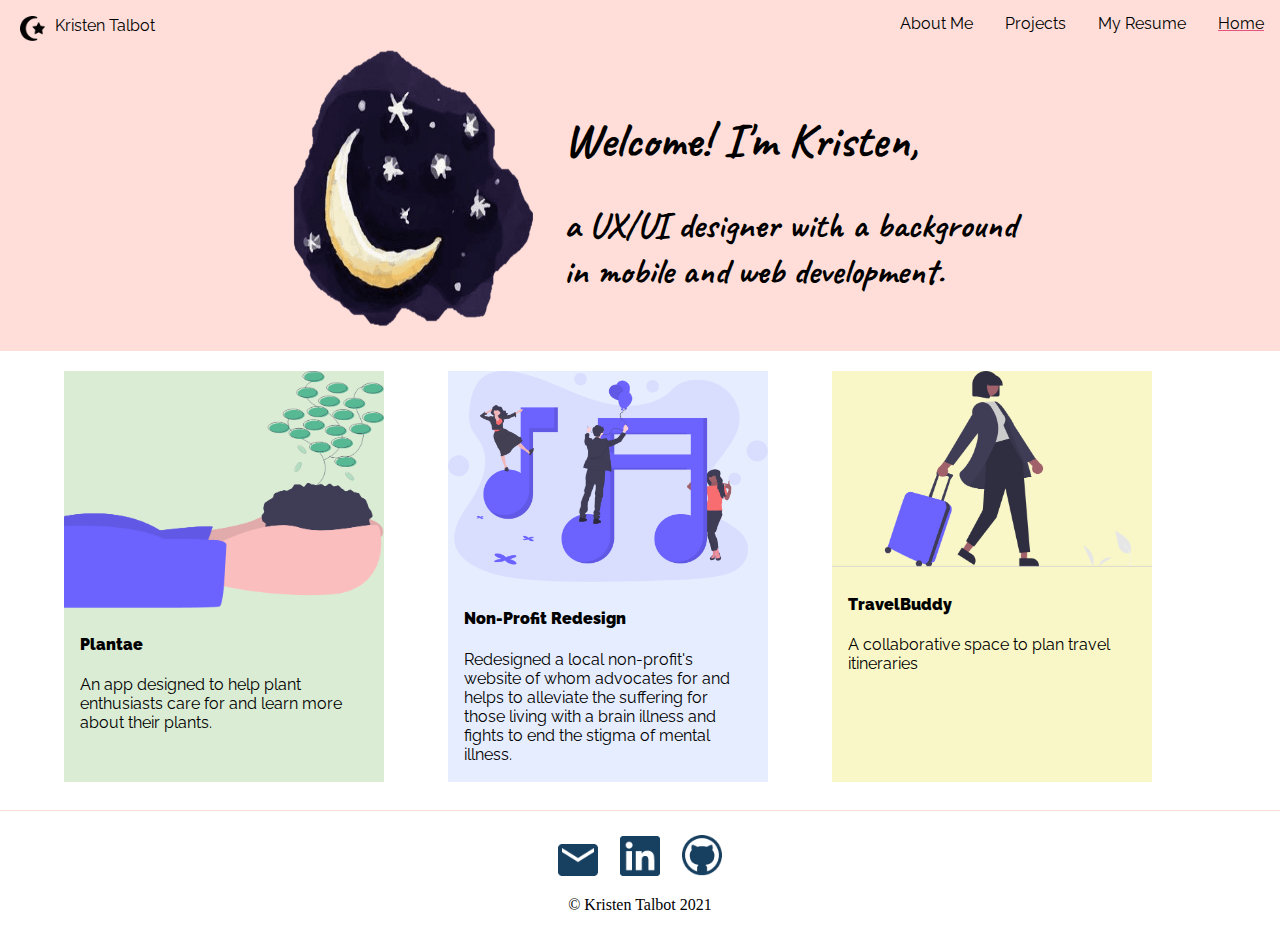
<file: index.html>
<!DOCTYPE html>
<html>

<head>
  <meta name="viewport" content="width=device-width, initial-scale=1">
  <link href="css/style.css" type="text/css" rel="stylesheet">
  <link rel="preconnect" href="https://fonts.googleapis.com">
  <link rel="preconnect" href="https://fonts.gstatic.com" crossorigin>
  <link href="https://fonts.googleapis.com/css2?family=Caveat:wght@600&family=Raleway:wght@300;400&display=swap"
    rel="stylesheet">
  <link rel="stylesheet" href="https://cdnjs.cloudflare.com/ajax/libs/font-awesome/4.7.0/css/font-awesome.min.css">
</head>

<body class="page-margin">

  <ul class="nav">
    <li class="rightAlign"><a class="home" href="index.html">Home</a></li>
    <li class="rightAlign"><a class="resumeButton" href="resume.html">My Resume</a></li>
    <li class="rightAlign"><a class="projectsButton" href="projects.html">Projects</a></li>
    <li class="rightAlign"><a class="aboutMeButton" href="aboutme.html">About Me</a></li>

    <div>
      <a href=""> <img src="images/Icon awesome-star-and-crescent.png" alt="nav image"
          style="width:25px;height:25px; float: left; padding-right: 10px; padding-left: 20px;"></a>
      <p>Kristen Talbot</p>
    </div>
  </ul>

  <div class="mobile-container">
    <div class="topnav">
      <div class="logo">
        <a href=""> <img src="images/Icon awesome-star-and-crescent.png" alt="nav image"
            style="width:25px;height:25px; float: left; padding-right: 10px; padding-left: 20px;"></a>
        <p class="name">Kristen Talbot</p>
      </div>
      <div id="myLinks">
        <a href="aboutme.html">About Me</a>
        <a href="projects.html">Projects</a>
        <a href="resume.html">My Resume</a>
        <a href="index.html">Home</a>
      </div>



      <a href="javascript:void(0);" class="icon" onclick="myFunction()">
        <i class="fa fa-bars fa-lg"></i>
      </a>
    </div>
  </div>

  <section id="headerSection">
    <div class="header">
      <img class="headerImg" src="images/moon.png" alt="moon header image">
      <div>
        <h1>Welcome! I'm Kristen,</h1>
        <h2>a UX/UI designer with a background<br> in mobile and web development.</h2>
      </div>
    </div>
  </section>

  <div class="cards">
    
    <div class="card1">
      <a class = "noUnderline" href="plantae.html">
        <img src="images/Group 19.png" alt="Plantae" style="width:100%">
        <div class="container">
          <h4><b>Plantae</b></h4>
          <p>An app designed to help plant enthusiasts care for and learn more about their plants.</p>
        </div>
      </a>
    </div>

    <div class="card2">
      <a class = "noUnderline" href="underconstruction.html">
      <img src="images/Group 28.png" alt="non-profit redesign" style="width:100%">
      <div class="container">
        <h4><b>Non-Profit Redesign</b></h4>
        <p>Redesigned a local non-profit's website of whom advocates for and helps to alleviate the suffering for those
          living with a brain illness and fights to end the stigma of mental illness. </p>
      </div>
      </a>
    </div>

    <div class="card3">
      <a class="noUnderline" href="underconstruction.html">
        <img src="images/Group 29.png" alt="TravelBuddy" style="width:100%">
        <div class="container">
          <h4><b>TravelBuddy</b></h4>
          <p>A collaborative space to plan travel itineraries</p>
        </div>
    </div>
    </a>
  </div>
  
  <hr color="#FFDED9" , size="1px">
  <footer>
    <div class="footer">

      <ul class = "footerItems">

        <a href="mailto:kristentlbt23@gmail.com"> <img id="email" src="images/Icon material-email.png" alt="email image"
            style="width:40px;height:auto; padding-right: 18px;"></a>
        <a href="https://www.linkedin.com/in/kristen-talbot-8a387614a/"> <img id="linkedin" src="images/Icon awesome-linkedin.png" alt="email image"
            style="width:40px;height:auto; padding-right: 18px; "></a>
        <a href="https://github.com/kristentlbt"> <img id="github" src="images/Icon zocial-github.png" alt="email image"
            style="width:40px;height:auto;  "></a>
        <p class="copyright">&copy; Kristen Talbot 2021</p>
      </ul>
    </div>
  </footer>

  <script>
    function myFunction() {
      var x = document.getElementById("myLinks");
      if (x.style.display === "block") {
        x.style.display = "none";
      } else {
        x.style.display = "block";
      }
    }
  </script>

  <script src="js/index.js"></script>


</body>

</html>
</file>
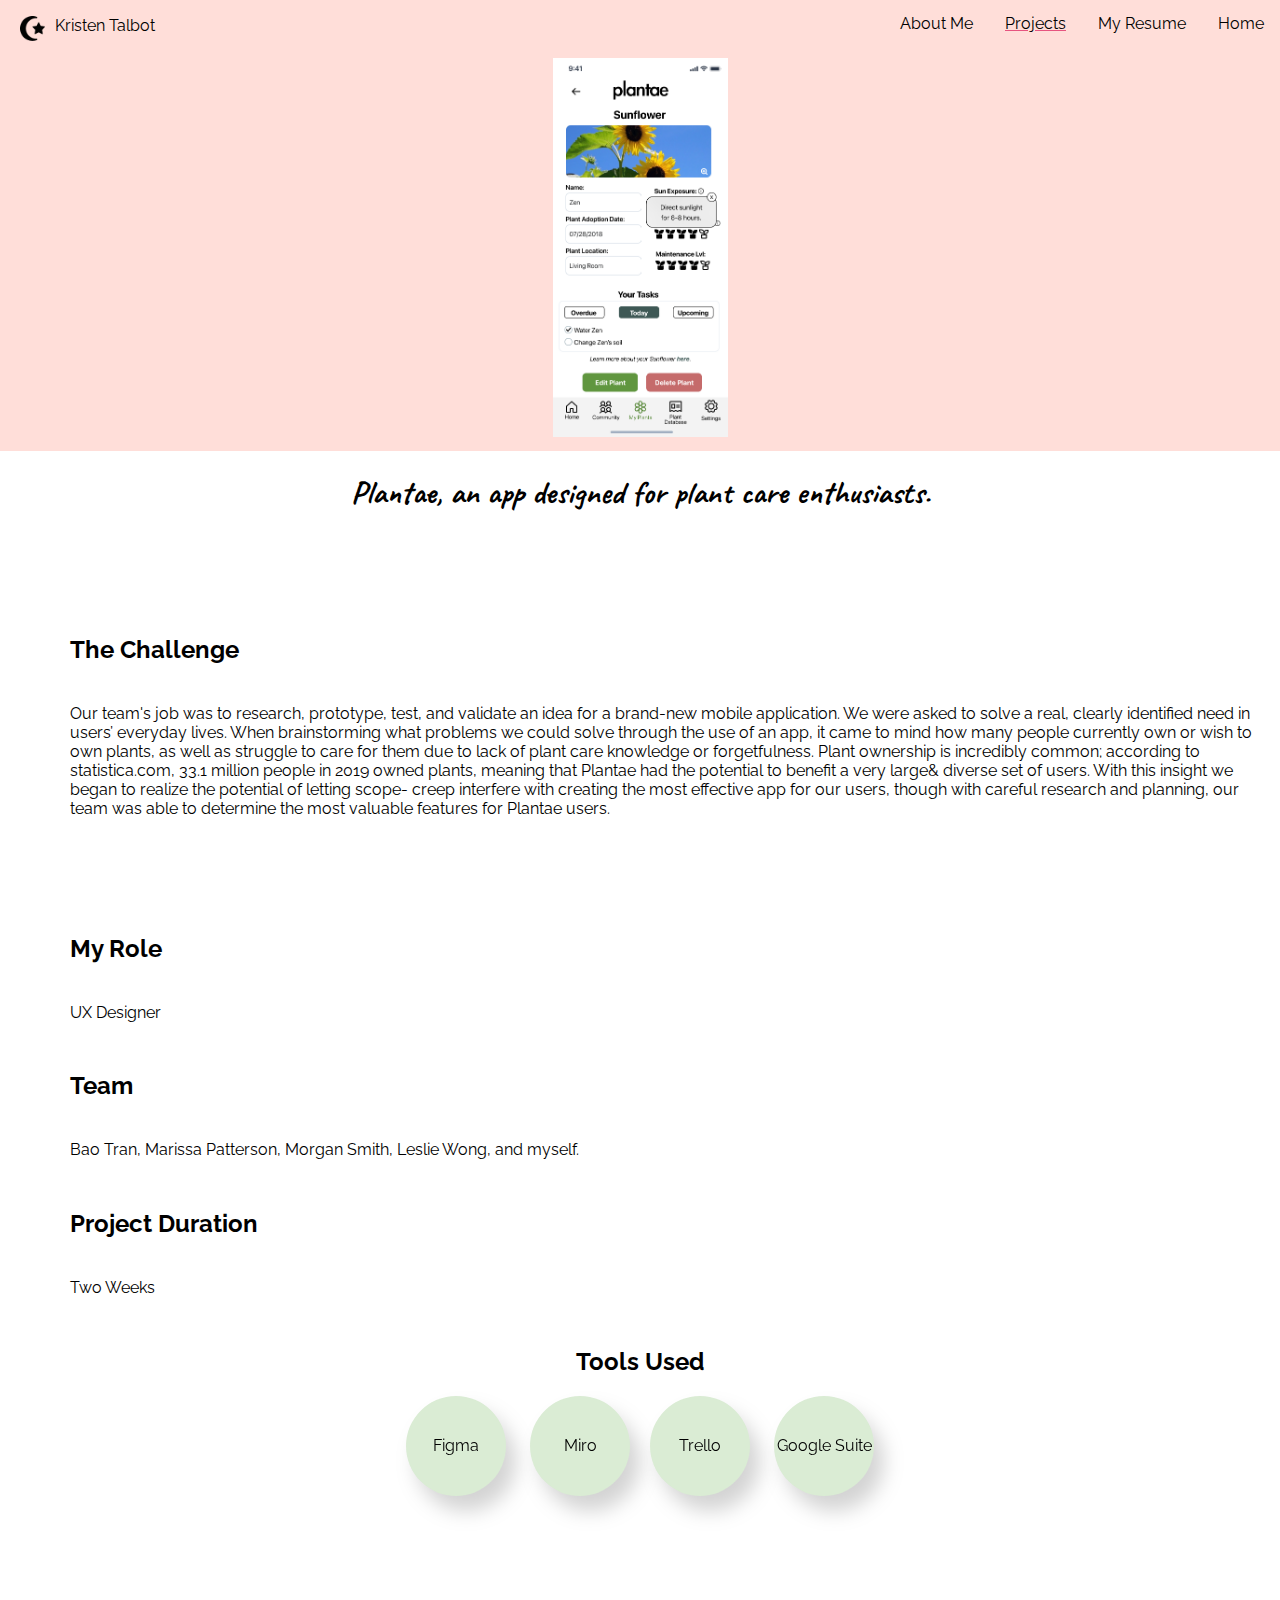
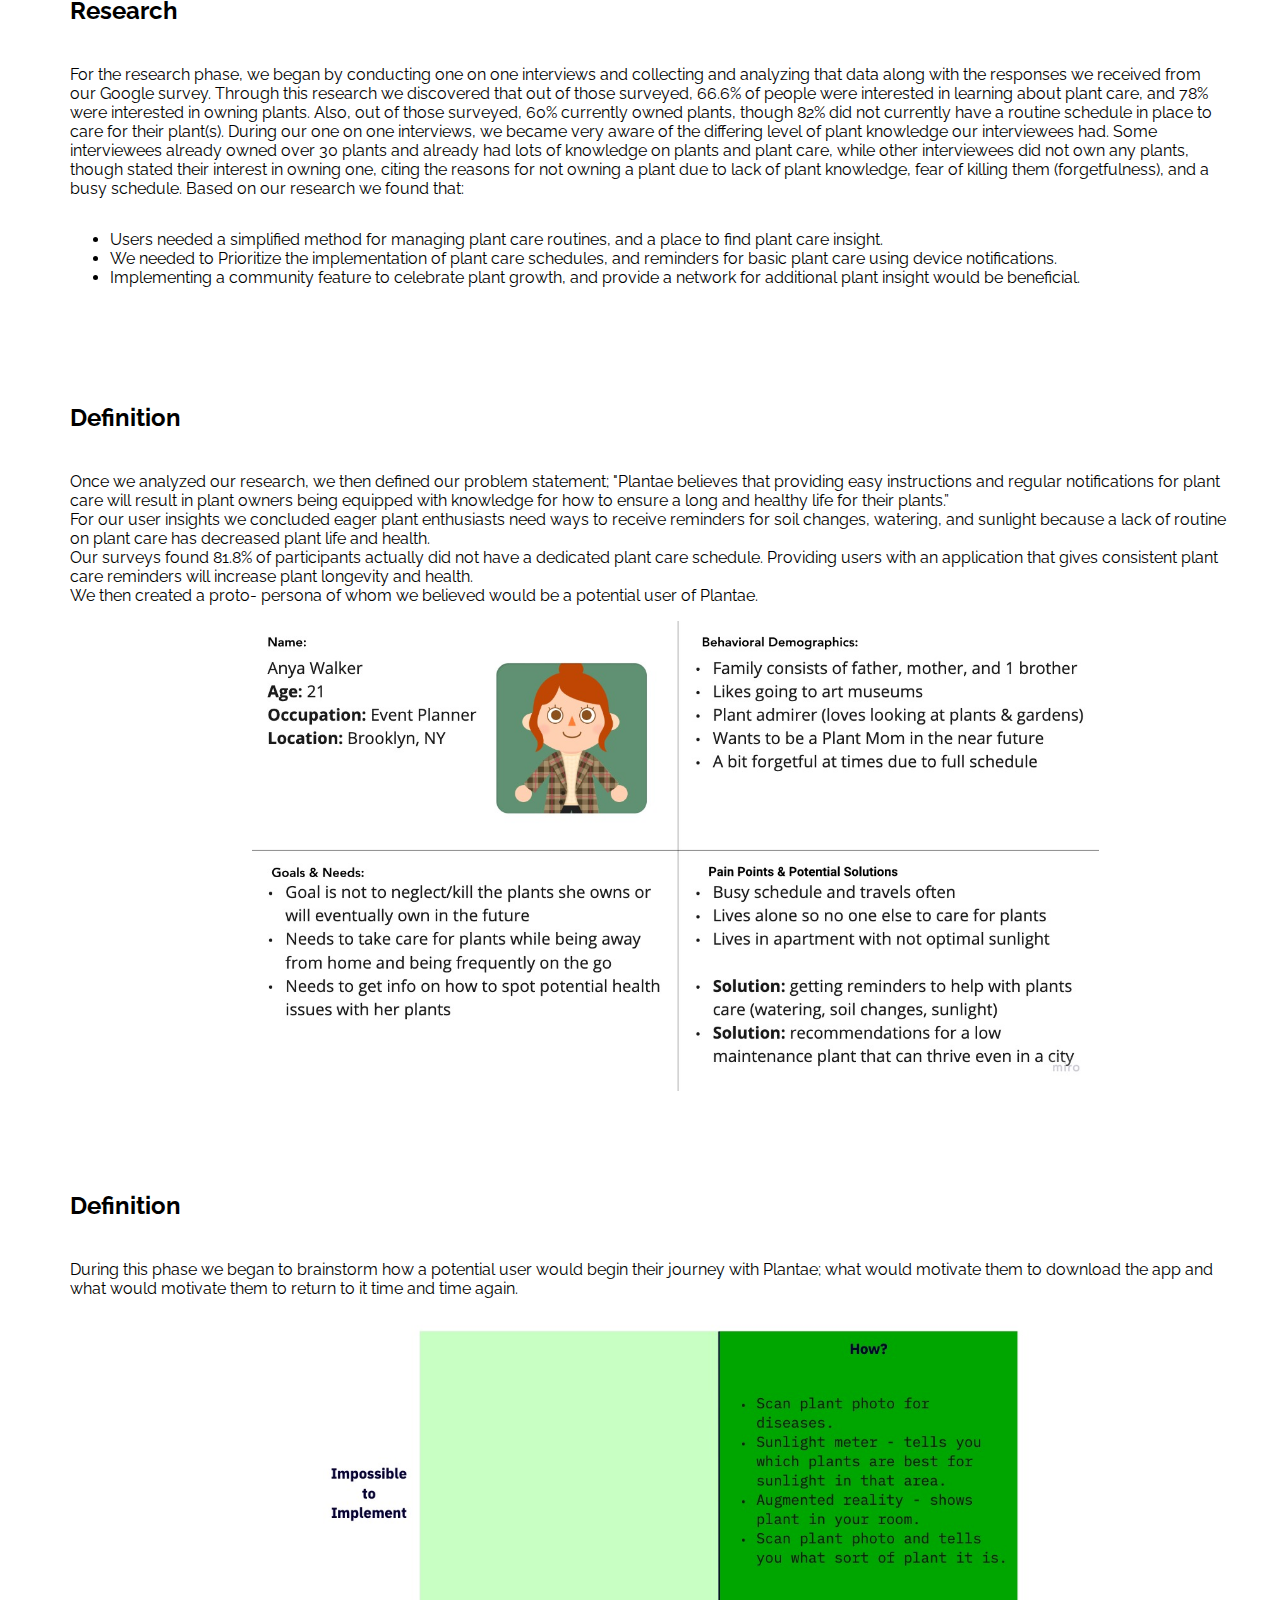
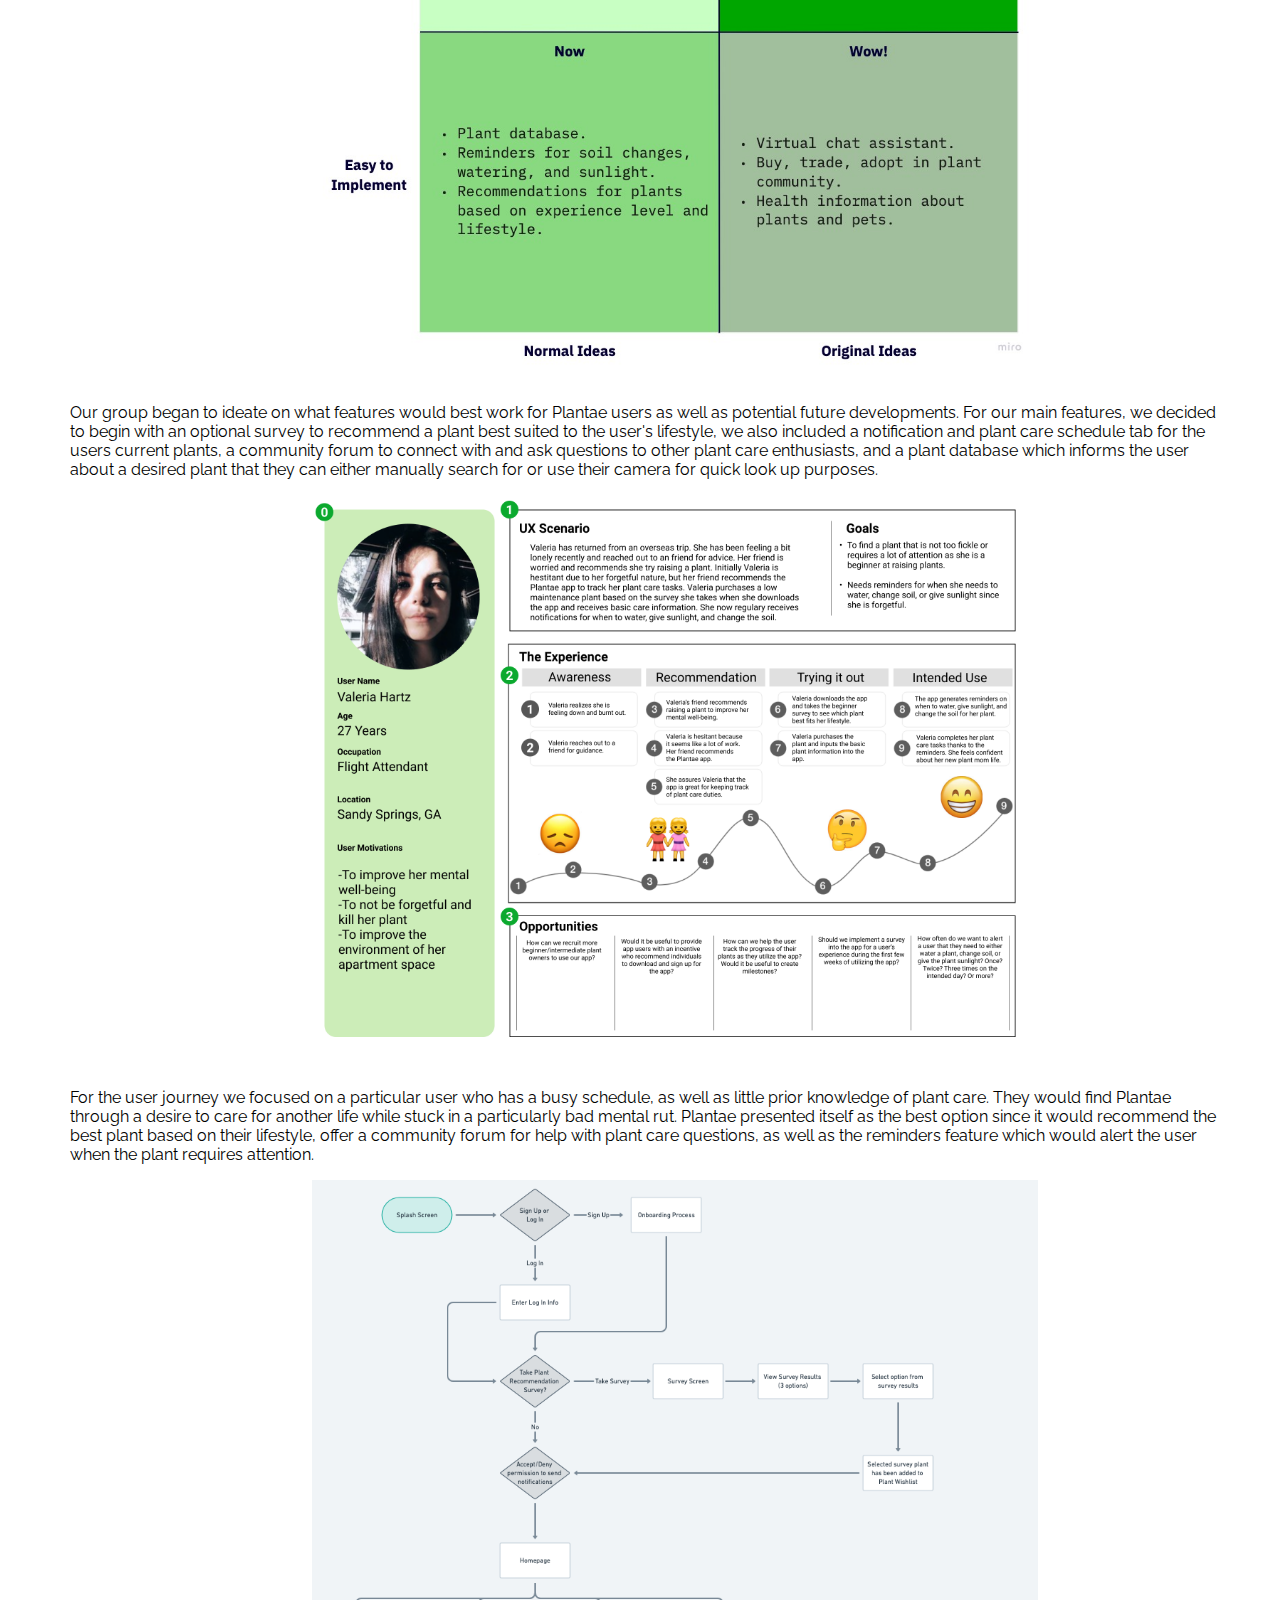
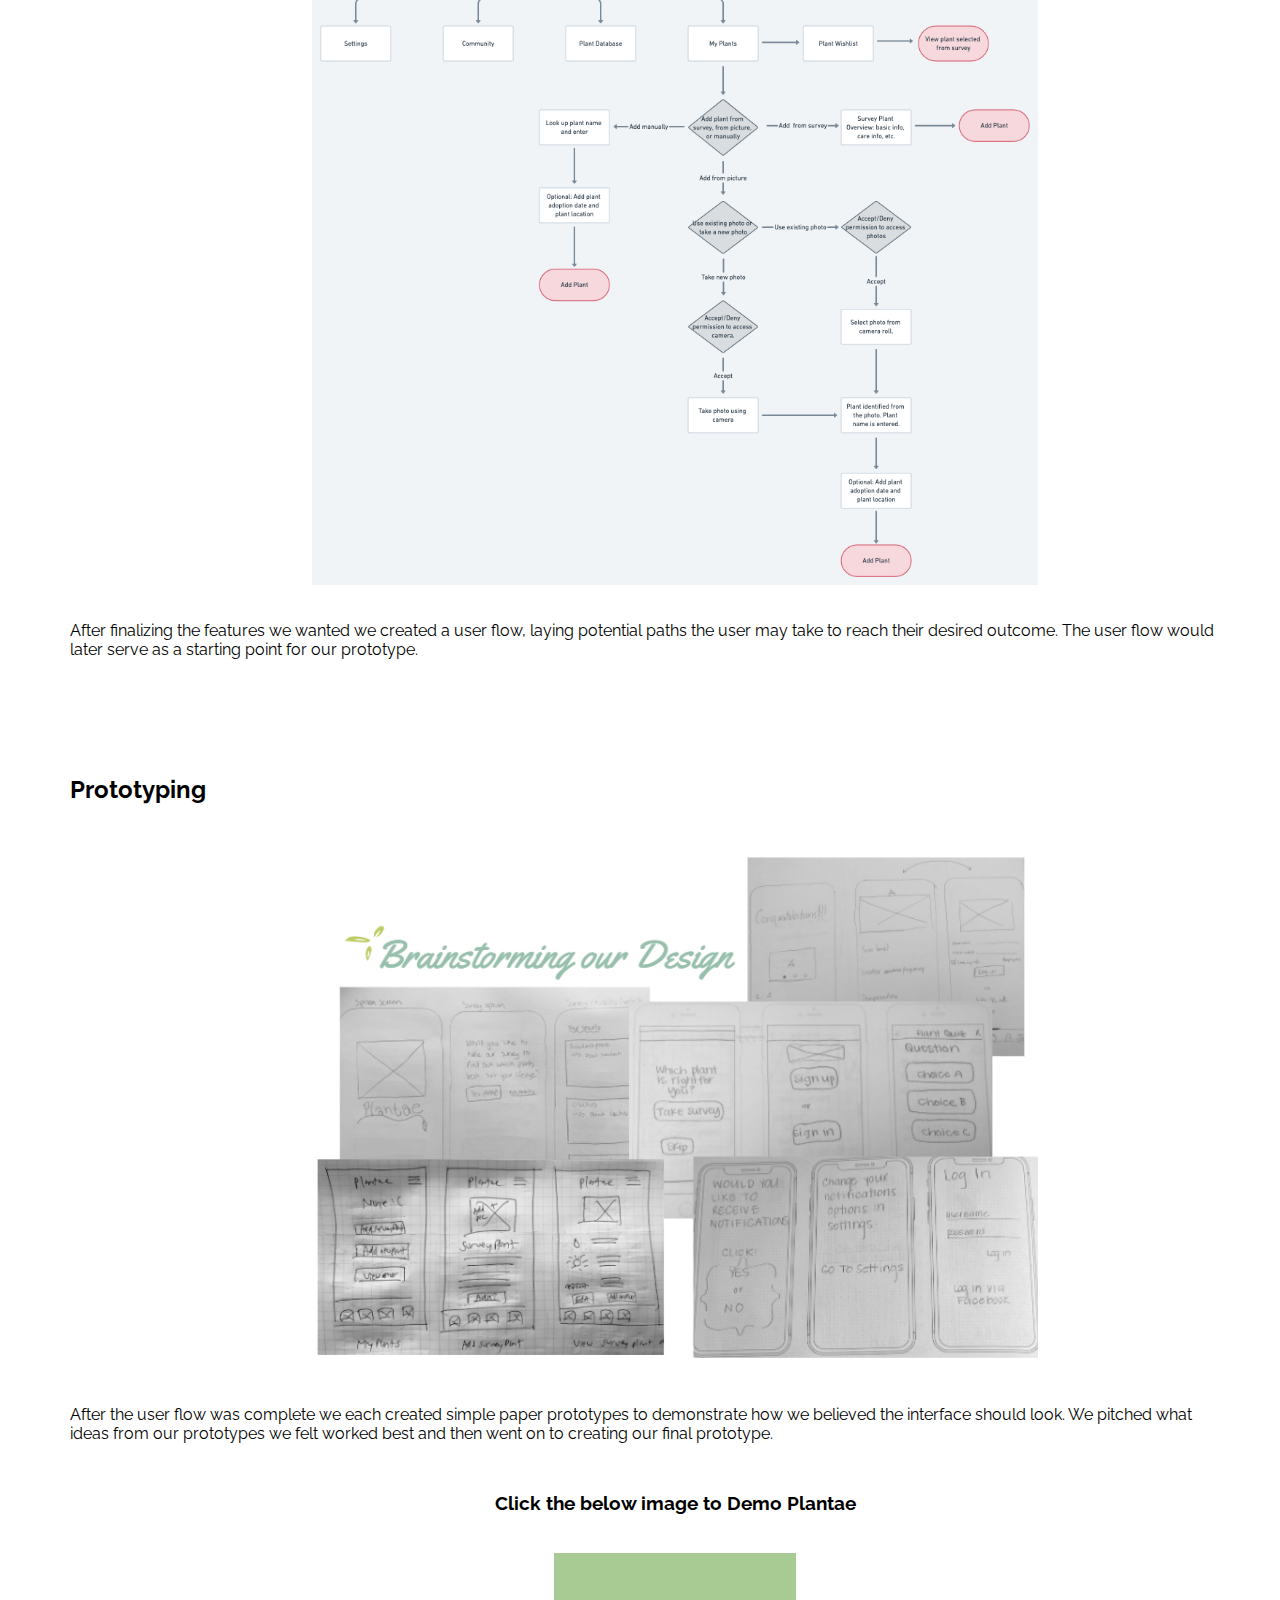
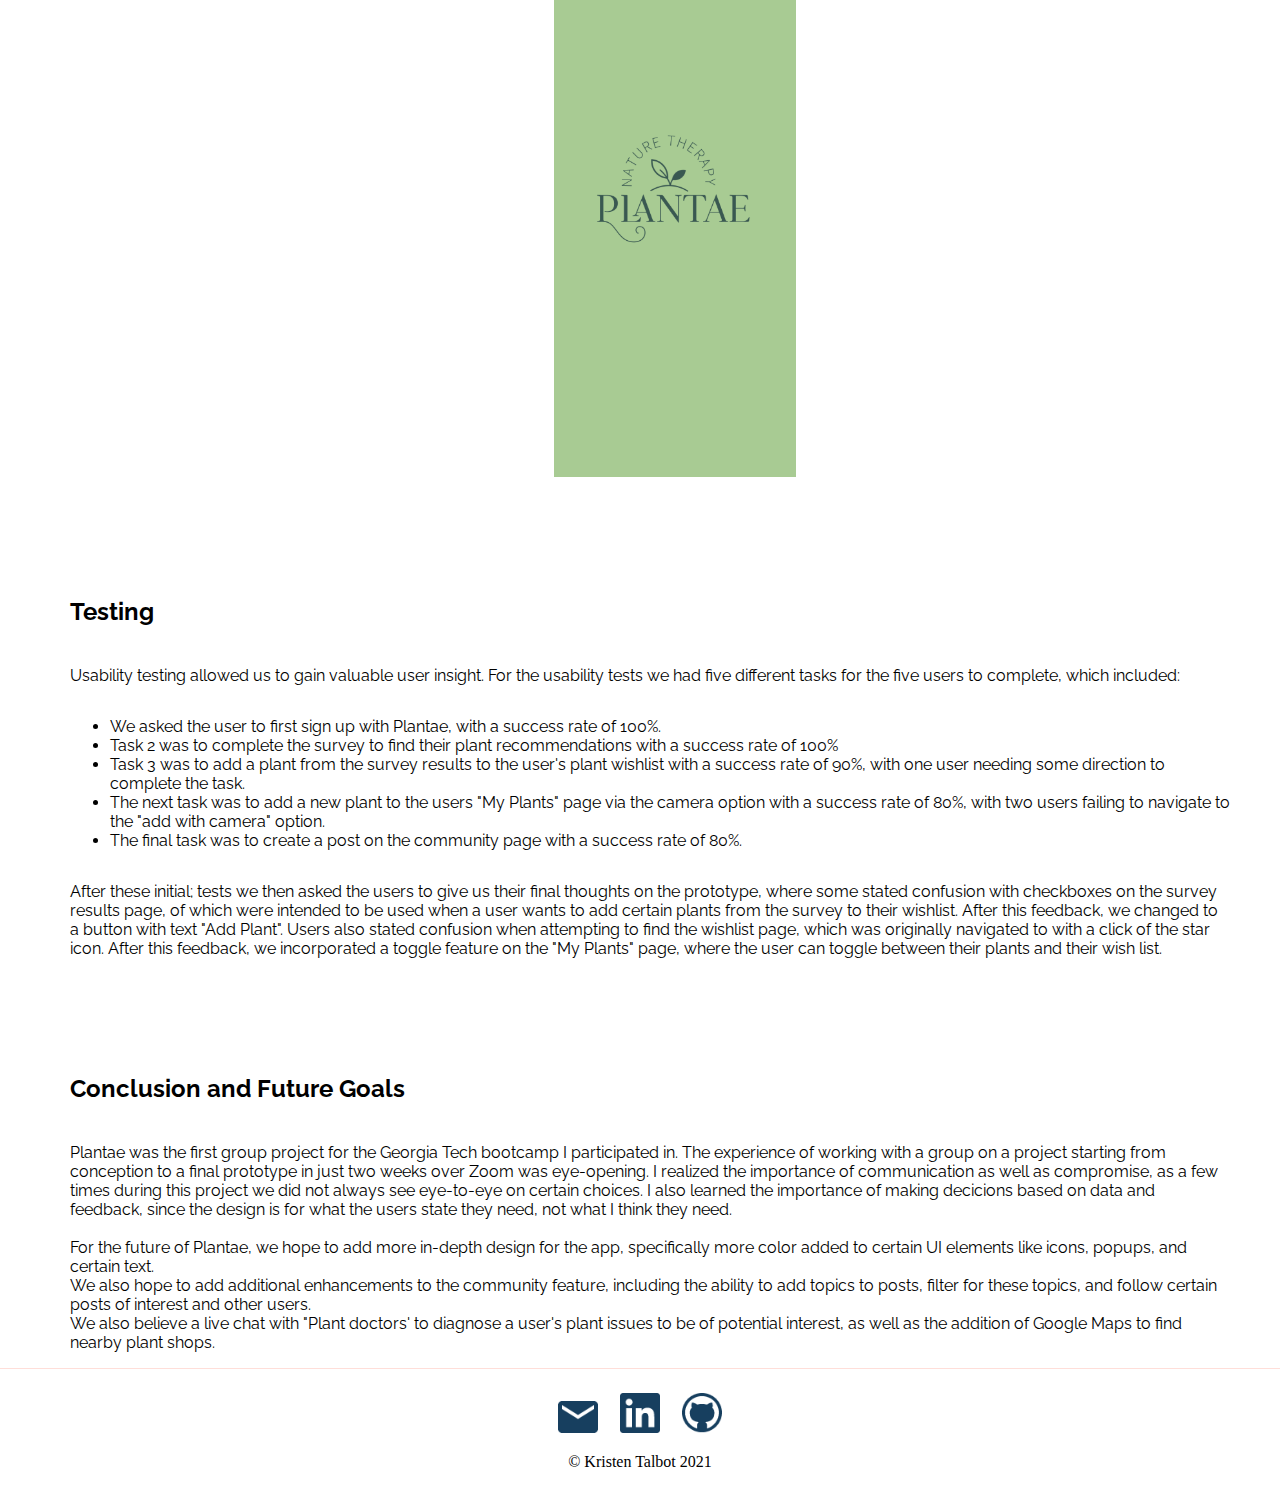
<file: plantae.html>
<!doctype html>
<html lang="en">

<head>

    <meta charset="utf-8">
    <meta name="viewport" content="width=device-width, initial-scale=1">
    <link rel="stylesheet" href="https://cdn.jsdelivr.net/npm/bootstrap@5.1.3/dist/css/bootstrap.min.css"
        integrity="sha384-1BmE4kWBq78iYhFldvKuhfTAU6auU8tT94WrHftjDbrCEXSU1oBoqyl2QvZ6jIW3" crossorigin="anonymous">
    <link href="css/style.css" type="text/css" rel="stylesheet">
    <link rel="preconnect" href="https://fonts.googleapis.com">
    <link rel="preconnect" href="https://fonts.gstatic.com" crossorigin>
    <link href="https://fonts.googleapis.com/css2?family=Caveat:wght@600&family=Raleway:wght@300;400&display=swap"
        rel="stylesheet">
    <link href="https://fonts.googleapis.com/css2?family=Caveat:wght@600&family=Raleway:wght@300;400&display=swap"
        rel="stylesheet">
    <link rel="stylesheet" href="https://cdnjs.cloudflare.com/ajax/libs/font-awesome/4.7.0/css/font-awesome.min.css">
</head>

<body class="page-margin">
    <ul class="nav">
        <li class="rightAlign"><a class="homeButton" href="index.html">Home</a></li>
        <li class="rightAlign"><a class="resumeButton" href="resume.html">My Resume</a></li>
        <li class="rightAlign"><a class="projects" href="projects.html">Projects</a></li>
        <li class="rightAlign"><a class="aboutMeButton" href="aboutme.html">About Me</a></li>

        <div>
            <a href=""> <img class="name" src="images/Icon awesome-star-and-crescent.png" alt="nav image"
                    style="width:25px;height:25px; float: left; padding-right: 10px; padding-left: 20px;"></a>
            <p class="name">Kristen Talbot</p>
        </div>

    </ul>

    <div class="mobile-container">
        <div class="topnav">
            <div class="logo">
                <a href=""> <img class="name" src="images/Icon awesome-star-and-crescent.png" alt="nav image"
                        style="width:25px;height:25px; float: left; padding-right: 10px; padding-left: 20px;"></a>
                <p class="name">Kristen Talbot</p>
            </div>
            <div id="myLinks">
                <a href="aboutme.html">About Me</a>
                <a href="projects.html">Projects</a>
                <a href="resume.html">My Resume</a>
                <a href="index.html">Home</a>
            </div>



            <a href="javascript:void(0);" class="icon" onclick="myFunction()">
                <i class="fa fa-bars fa-lg"></i>
            </a>
        </div>
    </div>

    <section id="headerSection">
        <div class="header2">
            <div>
                <img class=" heroimg1" src="images/plantaeheaderimg.png" alt=" prototype image">
            </div>
        </div>
    </section>

    <h1 class="plantaeHeaderTxt">Plantae, an app designed for plant care enthusiasts.</h1>

    <div class="introCase row">
        <div class="challenge col">
            <h2 class="challengeHeader">The Challenge</h2>
            <p>Our team's job was to research, prototype, test, and validate an idea for
                a brand-new mobile application. We were asked to solve a real, clearly
                identified need in users’ everyday lives. When brainstorming what problems
                we could solve through the use of an app, it came to mind how many people
                currently own or wish to own plants, as well as struggle to care for them due
                to lack of plant care knowledge or forgetfulness. Plant ownership is incredibly
                common; according to statistica.com, 33.1 million people in 2019 owned plants,
                meaning that Plantae had the potential to benefit a very large& diverse set of users.
                With this insight we began to realize the potential of letting scope- creep interfere with
                creating the most effective app for our users, though with careful research and planning,
                our team was able to determine the most valuable features for Plantae users.</p>
        </div>
        <div class="col challenge">
            <h2 class="challengeHeader">My Role</h2>
            <p>UX Designer</p>
            <h2 class="challengeHeader">Team</h2>
            <p>Bao Tran, Marissa Patterson, Morgan Smith, Leslie Wong, and myself.</p>
            <h2 class="challengeHeader">Project Duration</h2>
            <p>Two Weeks</p>

        </div>
    </div>

    <h2 class="toolsUsed"> Tools Used</h2>
    <div class="dotAlign">
        <div class="firstTwo">
            <div class="dot">Figma</div>
            <div class="dot">Miro</div>
        </div>
        <div class="secondTwo">
            <div class="dot">Trello</div>
            <div class="dot">Google Suite</div>
        </div>
    </div>

    <div class="challenge col">
        <h2 class="challengeHeader">Research</h2>

        <p class="pSpacing">For the research phase, we began by conducting one on one interviews and collecting
            and analyzing that data along with the responses we received from our Google survey.
            Through this research we discovered that out of those surveyed, 66.6% of people were
            interested in learning about plant care, and 78% were interested in owning plants. Also,
            out of those surveyed, 60% currently owned plants, though 82% did not currently have
            a routine schedule in place to care for their plant(s). During our one on one interviews,
            we became very aware of the differing level of plant knowledge our interviewees
            had. Some interviewees already owned over 30 plants and already had lots of knowledge
            on plants and plant care, while other interviewees did not own any plants, though stated
            their interest in owning one, citing the reasons for not owning a plant due to lack of plant
            knowledge, fear of killing them (forgetfulness), and a busy schedule. Based on our research
            we found that:
        </p>

        <ul class="bulletDisplay">
            <li>Users needed a simplified method for managing plant care routines, and a place to find
                plant care insight.</li>
            <li> We needed to Prioritize the implementation of plant care schedules, and reminders for
                basic plant care using device notifications. </li>
            <li> Implementing a community feature to celebrate plant growth, and provide a network for
                additional plant insight would be beneficial.</li>
        </ul>

    </div>

    <div class="challenge col">
        <h2 class="challengeHeader">Definition</h2>

        <p class="pSpacing">Once we analyzed our research, we then defined our problem statement;

            "Plantae believes that providing easy instructions and regular notifications for plant care
            will result in plant owners being equipped with knowledge for how to ensure a long and
            healthy life for their plants.”

            <br>

            For our user insights we concluded eager plant enthusiasts need ways to receive
            reminders for soil changes, watering, and sunlight because a lack of routine on plant
            care has decreased plant life and health.
            <br>
            Our surveys found 81.8% of participants actually did not have a dedicated
            plant care schedule. Providing users with an application that gives consistent
            plant care reminders will increase plant longevity and health.
            <br>
            We then created a proto- persona of whom we believed would be a potential
            user of Plantae.

        </p>

        <img class="proto" src="images/proto persona.jpg" alt="proto Persona">

    </div>

    <div class="challenge col">
        <h2 class="challengeHeader">Definition</h2>

        <p class="pSpacing"> During this phase we began to brainstorm how a potential user would begin their journey
            with Plantae; what would motivate them to download the app and what
            would motivate them to return to it time and time again.
        </p>

        <img class="feature" src="images/feature matrix (1).jpg" alt="feature matrix">

        <p class="pSpacing">Our group began to ideate on what features would best work for Plantae users as well as
            potential future developments. For our main features, we decided to begin
            with an optional survey to recommend a plant best suited to the user's lifestyle, we also included a
            notification and plant care schedule tab for the users current plants,
            a community forum to connect with and ask questions to other plant care enthusiasts, and a plant database
            which informs the user about a desired plant that they can
            either manually search for or use their camera for quick look up purposes.
        </p>

        <img class="feature" src="images/journey map.png" alt="journey map">

        <p class="pSpacing">
            For the user journey we focused on a particular user who has a busy schedule, as well as little prior
            knowledge of plant care. They would find Plantae through a desire
            to care for another life while stuck in a particularly bad mental rut. Plantae presented itself as the best
            option since it would recommend the best plant based on their
            lifestyle, offer a community forum for help with plant care questions, as well as the reminders feature
            which would alert the user when the plant requires attention.

        </p>

        <img class="feature" src="images/plantae user flow v2.png" alt="user flow">


        <p class="pSpacing">
            After finalizing the features we wanted we created a user flow, laying potential paths the user may take to
            reach their desired outcome. The user flow would later serve
            as a starting point for our prototype.


        </p>



    </div>

    <div class="challenge col">
        <h2 class="challengeHeader">Prototyping</h2>


        <img class="feature" src="images/paperproto.png" alt="paperproto">

        <p class="pSpacing">

            After the user flow was complete we each created simple paper prototypes to demonstrate how we believed the
            interface should look. We pitched what ideas
            from our prototypes we felt worked best and then went on to creating our final prototype.

        </p>

        <h3 class="demoText">Click the below image to Demo Plantae</h3>

        <a
            href="https://www.figma.com/proto/MTxtdKuxdePpZG1vzes3V4/Plantae-copy?page-id=0%3A1&node-id=2%3A15405&viewport=241%2C48%2C0.05&scaling=min-zoom&starting-point-node-id=2%3A15422">
            <img class="splash" src="images/Splash Screen.png" alt="splashscreen">
        </a>




    </div>

    <div class="challenge col">
        <h2 class="challengeHeader">Testing</h2>

        <p class="pSpacing">

            Usability testing allowed us to gain valuable user insight. For the usability tests we had five different tasks for the five users to complete, which included:

        </p>

        <ul class="bulletDisplay">
            <li>We asked the user to first sign up with Plantae, with a success rate of 100%.</li>
            <li> Task 2 was to complete the survey to find their plant recommendations with a success rate of 100%</li>
            <li> Task 3 was to add a plant from the survey results to the user's plant wishlist with a success rate of 90%, with one user needing some direction to complete the task.</li>
            <li>The next task was to add a new plant to the users "My Plants" page via the camera option with a success rate  of 80%, with two users failing to navigate to the
                "add with camera" option.
                </li>
            <li>The final task was to create a post on the community page with a success rate of 80%.</li>
        </ul>

        <p class="pSpacing">After these initial; tests we then asked the users to give us their final thoughts on the prototype, where some stated confusion with checkboxes on the survey results
            page, of which were intended to be used when a user wants to add certain plants from the survey to their wishlist. After this feedback, we changed to a button
            with text "Add Plant". Users also stated confusion when attempting to find the wishlist page, which was originally navigated to with a click of the star icon. After
            this feedback, we incorporated a toggle feature on the "My Plants" page, where the user can toggle between their plants and their wish list.</p>

    </div>

    <div class="challenge col">
        <h2 class="challengeHeader">Conclusion and Future Goals</h2>

        <p class="pSpacing">

Plantae was the first group project for the Georgia Tech bootcamp I participated in. The experience of working
with a group on a project starting from conception to a final prototype in just two weeks over Zoom was eye-opening. I realized the importance of communication 
as well as compromise, as a few times during this project we did not always see eye-to-eye on certain choices. I also
learned the importance of making decicions based on data and feedback, since the design is for what the users state they need, not what I think they need.

<br>
<br>
For the future of Plantae, we hope to add more in-depth design for the app, specifically more color added to certain UI elements like icons, popups,
and certain text.
<br>
 We also hope to add additional enhancements to the community feature, including the ability to add topics to posts, filter for these topics, and 
follow certain posts of interest and other users.
<br>
We also believe a live chat with "Plant doctors' to diagnose a user's plant issues to be of potential interest, as well as the addition 
of Google Maps to find nearby plant shops.

        </p>

      </div>





    <hr color="#FFDED9" , size="1px">
    <footer>
        <div class="footer">
    
          <ul class = "footerItems">
    
            <a href="mailto:kristentlbt23@gmail.com"> <img id="email" src="images/Icon material-email.png" alt="email image"
                style="width:40px;height:auto; padding-right: 18px;"></a>
            <a href="https://www.linkedin.com/in/kristen-talbot-8a387614a/"> <img id="linkedin" src="images/Icon awesome-linkedin.png" alt="email image"
                style="width:40px;height:auto; padding-right: 18px; "></a>
            <a href="https://github.com/kristentlbt"> <img id="github" src="images/Icon zocial-github.png" alt="email image"
                style="width:40px;height:auto;  "></a>
            <p class="copyright">&copy; Kristen Talbot 2021</p>
          </ul>
        </div>
      </footer>
    


    <script>
        function myFunction() {
            var x = document.getElementById("myLinks");
            if (x.style.display === "block") {
                x.style.display = "none";
            } else {
                x.style.display = "block";
            }
        }
    </script>

</body>
<script src="https://cdn.jsdelivr.net/npm/bootstrap@5.1.3/dist/js/bootstrap.bundle.min.js"
    integrity="sha384-ka7Sk0Gln4gmtz2MlQnikT1wXgYsOg+OMhuP+IlRH9sENBO0LRn5q+8nbTov4+1p"
    crossorigin="anonymous"></script>

</html>
</file>
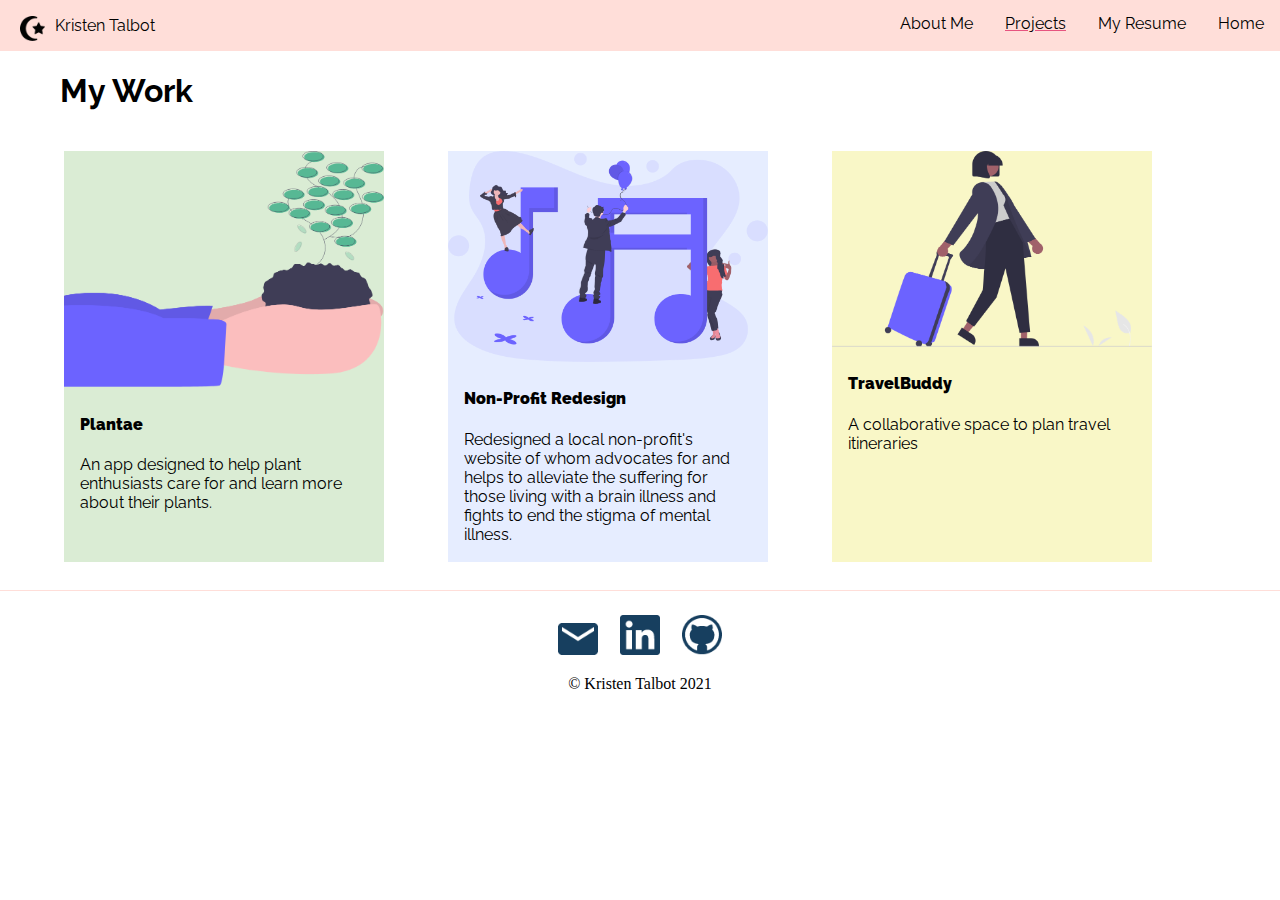
<file: projects.html>
<!DOCTYPE html>
<html>

<head>
  <meta name="viewport" content="width=device-width, initial-scale=1">
  <link href="css/style.css" type="text/css" rel="stylesheet">
  <link rel="preconnect" href="https://fonts.googleapis.com">
  <link rel="preconnect" href="https://fonts.gstatic.com" crossorigin>
  <link href="https://fonts.googleapis.com/css2?family=Caveat:wght@600&family=Raleway:wght@300;400&display=swap"
    rel="stylesheet">
  <link href="https://fonts.googleapis.com/css2?family=Caveat:wght@600&family=Raleway:wght@300;400&display=swap"
    rel="stylesheet">
  <link rel="stylesheet" href="https://cdnjs.cloudflare.com/ajax/libs/font-awesome/4.7.0/css/font-awesome.min.css">
</head>

<body class="page-margin">
  <ul class="nav">
    <li class="rightAlign"><a class="homeButton" href="index.html">Home</a></li>
    <li class="rightAlign"><a class="resumeButton" href="resume.html">My Resume</a></li>
    <li class="rightAlign"><a class="projects" href="projects.html">Projects</a></li>
    <li class="rightAlign"><a class="aboutMeButton" href="aboutme.html">About Me</a></li>

    <div>
      <a href=""> <img src="images/Icon awesome-star-and-crescent.png" alt="nav image"
          style="width:25px;height:25px; float: left; padding-right: 10px; padding-left: 20px;"></a>
      <p>Kristen Talbot</p>
    </div>

  </ul>

  <div class="mobile-container">
    <div class="topnav">
      <div class="logo">
        <a href=""> <img src="images/Icon awesome-star-and-crescent.png" alt="nav image"
            style="width:25px;height:25px; float: left; padding-right: 10px; padding-left: 20px;"></a>
        <p class="name">Kristen Talbot</p>
      </div>
      <div id="myLinks">
        <a href="aboutme.html">About Me</a>
        <a href="projects.html">Projects</a>
        <a href="resume.html">My Resume</a>
        <a href="index.html">Home</a>
      </div>



      <a href="javascript:void(0);" class="icon" onclick="myFunction()">
        <i class="fa fa-bars fa-lg"></i>
      </a>
    </div>
  </div>

  <h1 id="myWork">My Work</h1>
  <div class="cards">


    <div class="card1">
      <a class="noUnderline" href="plantae.html">
        <img src="images/Group 19.png" alt="Plantae" style="width:100%">
        <div class="container">
          <h4><b>Plantae</b></h4>
          <p>An app designed to help plant enthusiasts care for and learn more about their plants.</p>
        </div>
      </a>
    </div>


    <div class="card2">
      <a class="noUnderline" href="underconstruction.html">
        <img src="images/Group 28.png" alt="non-profit redesign" style="width:100%">
        <div class="container">
          <h4><b>Non-Profit Redesign</b></h4>
          <p>Redesigned a local non-profit's website of whom advocates for and helps to alleviate the suffering for
            those
            living with a brain illness and fights to end the stigma of mental illness. </p>
        </div>
      </a>
    </div>

    <div class="card3">
      <a class="noUnderline" href="underconstruction.html">
        <img src="images/Group 29.png" alt="TravelBuddy" style="width:100%">
        <div class="container">
          <h4><b>TravelBuddy</b></h4>
          <p>A collaborative space to plan travel itineraries</p>
        </div>
    </div>
    </a>
  </div>

  <hr color="#FFDED9" , size="1px">
  <footer>
    <div class="footer">

      <ul class="footerItems">

        <a href="mailto:kristentlbt23@gmail.com"> <img id="email" src="images/Icon material-email.png" alt="email image"
            style="width:40px;height:auto; padding-right: 18px;"></a>
        <a href="https://www.linkedin.com/in/kristen-talbot-8a387614a/"> <img id="linkedin"
            src="images/Icon awesome-linkedin.png" alt="email image"
            style="width:40px;height:auto; padding-right: 18px; "></a>
        <a href="https://github.com/kristentlbt"> <img id="github" src="images/Icon zocial-github.png" alt="email image"
            style="width:40px;height:auto;  "></a>
        <p class="copyright">&copy; Kristen Talbot 2021</p>
      </ul>
    </div>
  </footer>


  <script>
    function myFunction() {
      var x = document.getElementById("myLinks");
      if (x.style.display === "block") {
        x.style.display = "none";
      } else {
        x.style.display = "block";
      }
    }
  </script>

</body>

</html>
</file>
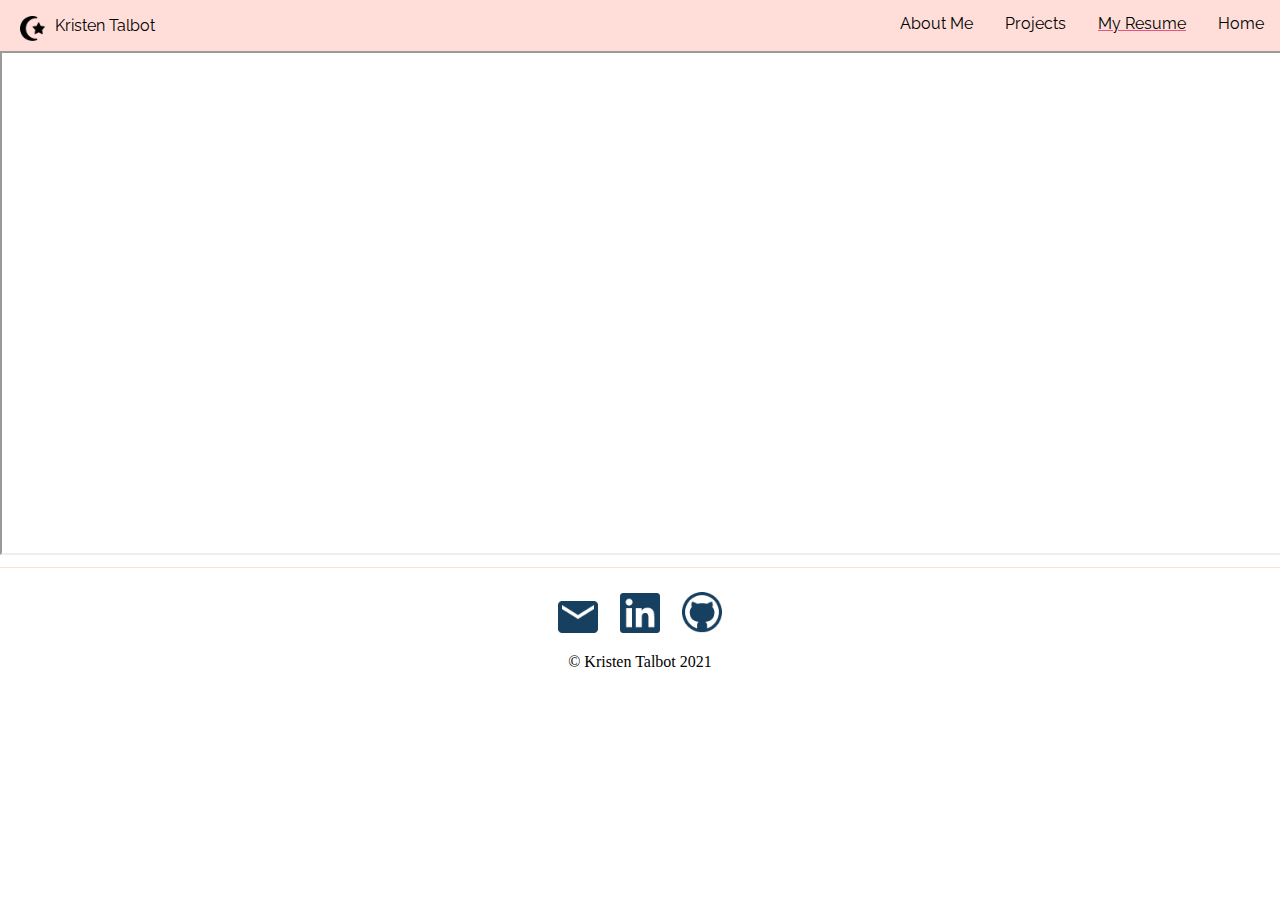
<file: resume.html>
<!DOCTYPE html>
<html>
  <head>
    <meta name="viewport" content="width=device-width, initial-scale=1">

    <link href="css/style.css" type="text/css" rel="stylesheet">
    <link rel="preconnect" href="https://fonts.googleapis.com">
    <link rel="preconnect" href="https://fonts.gstatic.com" crossorigin>
    <link href="https://fonts.googleapis.com/css2?family=Caveat:wght@600&family=Raleway:wght@300;400&display=swap" rel="stylesheet">
    <link href="https://fonts.googleapis.com/css2?family=Caveat:wght@600&family=Raleway:wght@300;400&display=swap"
    rel="stylesheet">
    <link rel="stylesheet" href="https://cdnjs.cloudflare.com/ajax/libs/font-awesome/4.7.0/css/font-awesome.min.css">
  </head>
  <body>
    <body class="page-margin">

        <ul class="nav">
          <li class="rightAlign"><a class="homeButton" href="index.html">Home</a></li>
          <li class="rightAlign"><a class="resume" href="resume.html">My Resume</a></li>
          <li class="rightAlign"><a class="projectsButton" href="projects.html">Projects</a></li>
          <li class="rightAlign"><a class="aboutMeButton" href="aboutme.html">About Me</a></li>
      
          <div>
            <a href=""> <img src="images/Icon awesome-star-and-crescent.png" alt="nav image"
                style="width:25px;height:25px; float: left; padding-right: 10px; padding-left: 20px;"></a>
            <p>Kristen Talbot</p>
          </div>
        </ul>
      
        <div class="mobile-container">
          <div class="topnav">
            <div class="logo">
              <a href=""> <img src="images/Icon awesome-star-and-crescent.png" alt="nav image"
                  style="width:25px;height:25px; float: left; padding-right: 10px; padding-left: 20px;"></a>
              <p class="name">Kristen Talbot</p>
            </div>
            <div id="myLinks">
              <a href="aboutme.html">About Me</a>
              <a href="projects.html">Projects</a>
              <a href="resume.html">My Resume</a>
              <a href="index.html">Home</a>
            </div>
      
           
      
            <a href="javascript:void(0);" class="icon" onclick="myFunction()">
              <i class="fa fa-bars fa-lg"></i>
            </a>
          </div>
        </div>

    <iframe src="images/KristenTalbot_Resume.pdf" width="100%" height="500px">
    </iframe>

    <hr color="#FFDED9" , size="1px">
    <footer>
      <div class="footer">
  
        <ul class = "footerItems">
  
          <a href="mailto:kristentlbt23@gmail.com"> <img id="email" src="images/Icon material-email.png" alt="email image"
              style="width:40px;height:auto; padding-right: 18px;"></a>
          <a href="https://www.linkedin.com/in/kristen-talbot-8a387614a/"> <img id="linkedin" src="images/Icon awesome-linkedin.png" alt="email image"
              style="width:40px;height:auto; padding-right: 18px; "></a>
          <a href="https://github.com/kristentlbt"> <img id="github" src="images/Icon zocial-github.png" alt="email image"
              style="width:40px;height:auto;  "></a>
          <p class="copyright">&copy; Kristen Talbot 2021</p>
        </ul>
      </div>
    </footer>
  
    <script>
        function myFunction() {
          var x = document.getElementById("myLinks");
          if (x.style.display === "block") {
            x.style.display = "none";
          } else {
            x.style.display = "block";
          }
        }
      </script>

  </body>
</html>
</file>
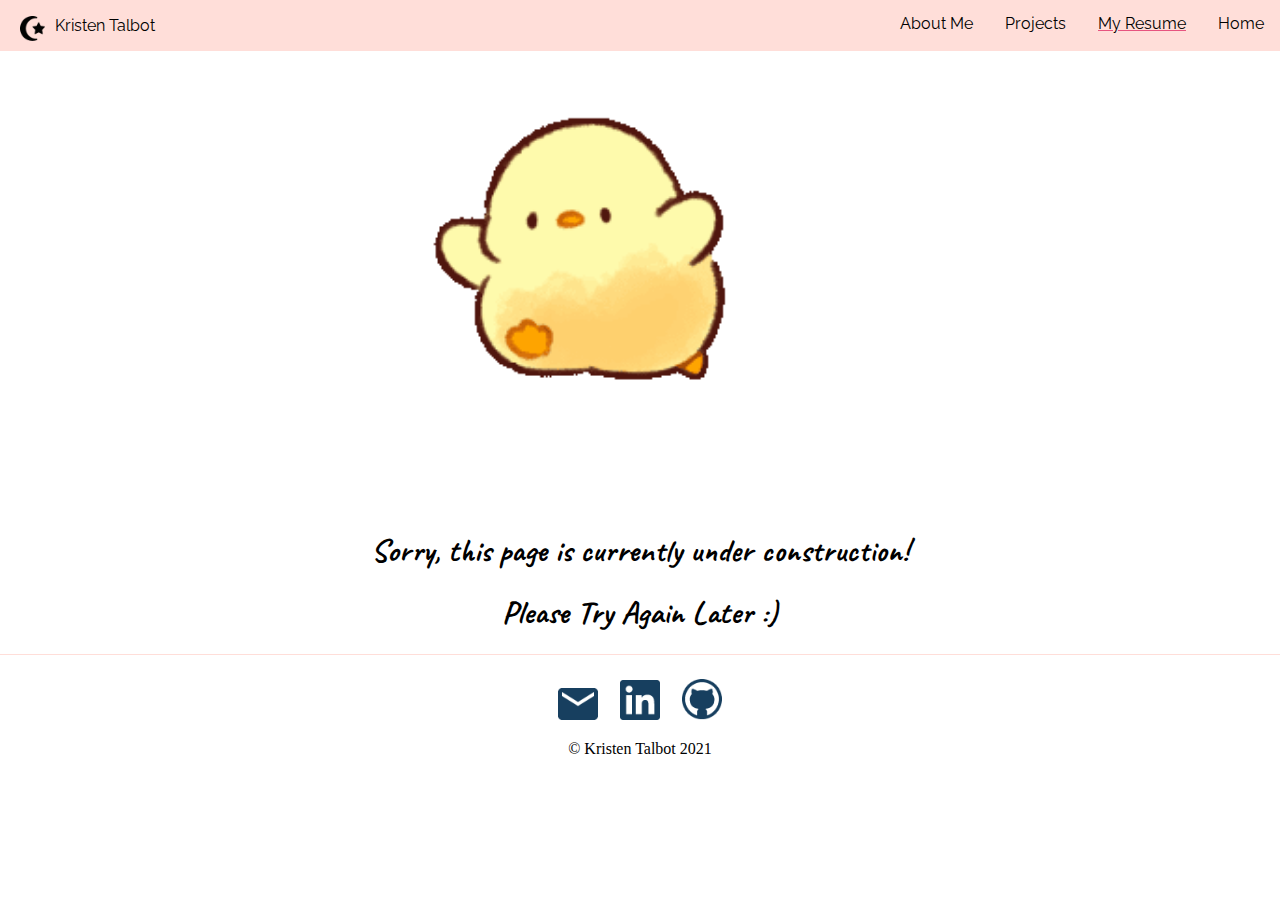
<file: underconstruction.html>
<!DOCTYPE html>
<html>
  <head>
    <meta name="viewport" content="width=device-width, initial-scale=1">

    <link href="css/style.css" type="text/css" rel="stylesheet">
    <link rel="preconnect" href="https://fonts.googleapis.com">
    <link rel="preconnect" href="https://fonts.gstatic.com" crossorigin>
    <link href="https://fonts.googleapis.com/css2?family=Caveat:wght@600&family=Raleway:wght@300;400&display=swap" rel="stylesheet">
    <link href="https://fonts.googleapis.com/css2?family=Caveat:wght@600&family=Raleway:wght@300;400&display=swap"
    rel="stylesheet">
    <link rel="stylesheet" href="https://cdnjs.cloudflare.com/ajax/libs/font-awesome/4.7.0/css/font-awesome.min.css">
  </head>
  <body>
    <body class="page-margin">

        <ul class="nav">
          <li class="rightAlign"><a class="homeButton" href="index.html">Home</a></li>
          <li class="rightAlign"><a class="resume" href="resume.html">My Resume</a></li>
          <li class="rightAlign"><a class="projectsButton" href="projects.html">Projects</a></li>
          <li class="rightAlign"><a class="aboutMeButton" href="aboutme.html">About Me</a></li>
      
          <div>
            <a href=""> <img src="images/Icon awesome-star-and-crescent.png" alt="nav image"
                style="width:25px;height:25px; float: left; padding-right: 10px; padding-left: 20px;"></a>
            <p>Kristen Talbot</p>
          </div>
        </ul>
      
        <div class="mobile-container">
          <div class="topnav">
            <div class="logo">
              <a href=""> <img src="images/Icon awesome-star-and-crescent.png" alt="nav image"
                  style="width:25px;height:25px; float: left; padding-right: 10px; padding-left: 20px;"></a>
              <p class="name">Kristen Talbot</p>
            </div>
            <div id="myLinks">
              <a href="aboutme.html">About Me</a>
              <a href="projects.html">Projects</a>
              <a href="resume.html">My Resume</a>
              <a href="index.html">Home</a>
            </div>
      
           
      
            <a href="javascript:void(0);" class="icon" onclick="myFunction()">
              <i class="fa fa-bars fa-lg"></i>
            </a>
          </div>
        </div>

    <img class ="duck" src="images/im-free-cute.gif" alt="duck">

    <h1 class="construction">Sorry, this page is currently under construction!</h1>
    <h1 class="construction">Please Try Again Later :)</h1>


    <hr color="#FFDED9" , size="1px">
    <footer>
      <div class="footer">
  
        <ul class = "footerItems">
  
          <a href="mailto:kristentlbt23@gmail.com"> <img id="email" src="images/Icon material-email.png" alt="email image"
              style="width:40px;height:auto; padding-right: 18px;"></a>
          <a href="https://www.linkedin.com/in/kristen-talbot-8a387614a/"> <img id="linkedin" src="images/Icon awesome-linkedin.png" alt="email image"
              style="width:40px;height:auto; padding-right: 18px; "></a>
          <a href="https://github.com/kristentlbt"> <img id="github" src="images/Icon zocial-github.png" alt="email image"
              style="width:40px;height:auto;  "></a>
          <p class="copyright">&copy; Kristen Talbot 2021</p>
        </ul>
      </div>
    </footer>
  
    <script>
        function myFunction() {
          var x = document.getElementById("myLinks");
          if (x.style.display === "block") {
            x.style.display = "none";
          } else {
            x.style.display = "block";
          }
        }
      </script>

  </body>
</html>
</file>
<file: css/style.css>
.nav {
  display:block;
  list-style-type: none;
  margin: 0;
  padding: 0;
  overflow: hidden;
  background-color: #FFDED9;
  font-family: 'Raleway', sans-serif;
  text-decoration: none;
}



.mobile-container{
  display: none;
}

li a {
  display: block;
  color: black;
  text-align: center;
  padding: 14px 16px;
  text-decoration: none;
}

.header{
  width: 100%;
  margin: auto;
  height: 300px;
  display: flex;
  align-items: center;
  justify-content: center;
  background-color: #FFDED9;
  font-family: 'Caveat', cursive;
  font-size:x-large
}

.dot {
  height: 100px;
  width: 100px;
  line-height: 100px;
  background-color: #DAECD4;
  border-radius: 50%;
  display: inline-block;
  vertical-align: middle;
  font-family: 'Raleway', sans-serif;
  filter: drop-shadow(10px 15px 10px #D3D3D3);
  margin-left: 10px;
  margin-right: 10px;

}

.dotAlign{
  display: flex;
  text-align: center;
  justify-content: center;
}

.header2{
  width: 100%;
  margin: auto;
  height: 400px;
  display: flex;
  align-items: center;
  justify-content: center;
  background-color: #FFDED9;
  font-family: 'Caveat', cursive;
  font-size:x-large
}

.name{
  margin-top: revert;
  box-sizing: content-box;

}

.noUnderline{
  text-decoration: none;
  color:#000
}


footer{
  width: 100%;
  background-color: white;
  position: absolute;
  flex: 0;
  display: flex;
  align-items: center;
  justify-content: center;
  justify-content: space-evenly;
}

.cards{
  box-shadow: 0 4px 8px 0#FFDED9 (0,0,0,0.2);
  transition: 0.3s;
  width: 100%;
  justify-content: space-evenly;
  padding-top: 20px;
  padding-bottom: 20px;
  display: flex;
  font-family: 'Raleway', sans-serif;
  
}

.card1:hover {
  box-shadow: 0 8px 16px 0 #dea5a4;
}
.card2:hover {
  box-shadow: 0 8px 16px 0 #dea5a4;
}
.card3:hover {
  box-shadow: 0 8px 16px 0 #dea5a4;
}

.card1{
  background-color: #DAECD4;
  width: 25%;
  text-decoration: none;
  color: #000;
}

.card2{
  background-color: #E6EDFF;
  width: 25%;
}

.card3{
  background-color: #F9F7C7;
  width: 25%;
}

.container {
  padding: 2px 16px;
}
#myWork{
  font-family: 'Raleway', sans-serif;
  padding-left: 60px;
}
.aboutMeSection{
  display: flex;
  font-family: 'Raleway', sans-serif;
  align-items: center;
  justify-content: center;
}

#aboutMe{
  padding-left: 20px;
  letter-spacing: 1px;
}

.buttonWrap{
  display: flex;
  width: 100%;
  align-items: center;
  justify-content: center;

}

#resumeButton{
  background-color: #FFDED9;
  font-family: 'Raleway', sans-serif;
  height: 50px;
  border-radius: 12px;
  border-color: #F2BBB3;
  font-size: medium;
  align-content: center;

}
.info{
  display:block;
  width: 30%;
}

.picOfMe{
  padding-top: 40px;
  width: 35%;
  height: auto;
}

.aboutMe{
  text-decoration: underline;
  text-decoration-color: #e75480
}

.rightAlign{
  float: right !important;
}

.homeButton:hover{
  text-decoration: underline;
  text-decoration-color: #e75480
}

.resumeButton:hover{
  text-decoration: underline;
  text-decoration-color: #e75480
}

.projectsButton:hover{
  text-decoration: underline;
  text-decoration-color: #e75480
}

.projects{
  text-decoration: underline;
  text-decoration-color: #e75480
}

.aboutMeButton:hover{
  text-decoration: underline;
  text-decoration-color: #e75480
}
.home{
  text-decoration: underline;
  text-decoration-color: #e75480
}
.resume{
  text-decoration: underline;
  text-decoration-color: #e75480
}
.headerImg{
  width:300px;height:400px; float: left;
}
.heroimg1{
 width: 175px;
 height: auto;
}

.plantaeHeaderTxt{
text-align: center;
font-family: 'Caveat', cursive;
}

.challengeHeader{
  text-align: left;
  font-family: 'Raleway', sans-serif;
  padding-top: 30px;
  padding-bottom: 20px;
  }

  .toolsUsed{
    font-family: 'Raleway', sans-serif;
    text-align: center;
    padding-top: 30px;


  }

#email{
  box-sizing: content-box;
  vertical-align: baseline;
}

#linkedin{
  box-sizing: content-box;
  vertical-align: baseline;
}

#github{
  box-sizing: content-box;
  vertical-align: baseline;
}



.challenge{
  text-align: left;
  font-family: 'Raleway', sans-serif;
  padding-top: 50px;
  padding-left: 70px;
}

.page-margin{
  margin: 0;
}

.footerItems{
  padding: 0;
}

.copyright{
  text-align: center;
}

.introCase{
  width: 100%;
  margin: 0;
}

.pSpacing{
  padding-right: 50px;
}

.bulletDisplay{
  display: inline-block;
  padding-right: 50px;
 
}

.proto{
  width: 70%;
  height: auto;
  display: block;
  margin-left: auto;
  margin-right: auto;
  
}

.feature{
  width: 60%;
  height: auto;
  display: block;
  margin-left: auto;
  margin-right: auto;
  padding-bottom: 20px;

}

.splash{
  width: 20%;
  height: auto;
  display: block;
  margin-left: auto;
  margin-right: auto;
  padding-bottom: 20px;

}

.splash:hover {
  box-shadow: 0 8px 16px 0 #dea5a4;
}

.demoText{
  text-align: center;
  font-family: 'Raleway', sans-serif;
  padding-top: 30px;
  padding-bottom: 20px;
}

.duck{
  width: 50%;
  height: auto;
  display: block;
  margin-left: auto;
  margin-right: auto;
}
.construction{
  text-align: center;
font-family: 'Caveat', cursive;
}



/* -------------------------------------------------------------------------------------------- */
 @media screen and (max-width:600px){
  
  .proto{
    width: 80%;
    height: auto;
    display: block;
    margin-left: auto;
    margin-right: auto;
    
  }
  
  .feature{
    width: 80%;
    height: auto;
    display: block;
    margin-left: auto;
    margin-right: auto;
    padding-bottom: 20px;
  
  }
  
  .splash{
    width: 40%;
    height: auto;
    display: block;
    margin-left: auto;
    margin-right: auto;
    padding-bottom: 20px;
  
  }
  

  .header2{
    width: 95%;
    margin: auto;
    height: 400px;
    display: flex;
    align-items: center;
    justify-content: center;
    background-color: #FFDED9;
    font-family: 'Caveat', cursive;
    font-size:x-large
  }

  .dotAlign{
   flex-direction: column;
  }

  .dot{
    margin: 10px;
  }

.challenge{
  padding-right: 50px;
  padding-left: 50px;
}

  .nav{
    display: none;
  }

  .introCase{
    flex-direction: column;
  }

  .header{
  width: 95%;
  margin: auto;
  height: 300px;
  display: block;
  align-items: center;
  justify-content: center;
  background-color: #FFDED9;
  font-family: 'Caveat', cursive;
  font-size:medium;
  padding-top: 25px;

  }

  .headerImg{
    width:300px;height:auto;
  }

  .cards{
    box-shadow: 0 4px 8px 0#FFDED9 (0,0,0,0.2);
    transition: 0.3s;
    width: 100%;
    padding-top: 20px;
    padding-bottom: 20px;
    display: block;
    font-family: 'Raleway', sans-serif;
  
  }

  .card1{
    background-color: #DAECD4;
    width: 75%;
    margin: auto;
    margin-bottom: 10px;
  }
  
  .card2{
    background-color: #E6EDFF;
    width: 75%;
    margin: auto;
    margin-bottom: 10px;
  }
  
  .card3{
    background-color: #F9F7C7;
    width: 75%;
    margin: auto;
    margin-bottom: 10px;
  }

  .mobile-container {
    display: block;
    max-width: 480px;
    margin: auto;
    background-color: #FFDED9;
    font-family: 'Raleway', sans-serif;
    height: 50px;
    border-radius: 10px;
    width: 95%;
  }
  
  .topnav {
    overflow: hidden;
    background-color: #FFDED9;
    position: relative;
    box-shadow: 0 10px 10px#dea5a4;
    
   
  }
  
  .topnav #myLinks {
    display: none;
  }
  
  .topnav a {
    color: black;
    padding: 14px 16px;
    text-decoration: none;
    font-size: 17px;
    display: block;
  }
  
  .topnav a.icon {
    
    display: block;
    position: absolute;
    right: 0;
    top: 0;
  }
  
  .active {
    background-color: #04AA6D;
    color: #FFDED9;
    box-shadow: 0 10px 10px#666;
  }

  .logo{
    display: flex;
  }



  .aboutMeSection{
    display: block;
    text-align: center;
  }

  .info{
    display: block;
    width: 100%;
    text-align: left;
  }

  .picOfMe{
    padding-top: 40px;
    width: 50%;
    height: auto;
  }

  .headerImg{
    width: 50%;
  }

  

 }
</file>
